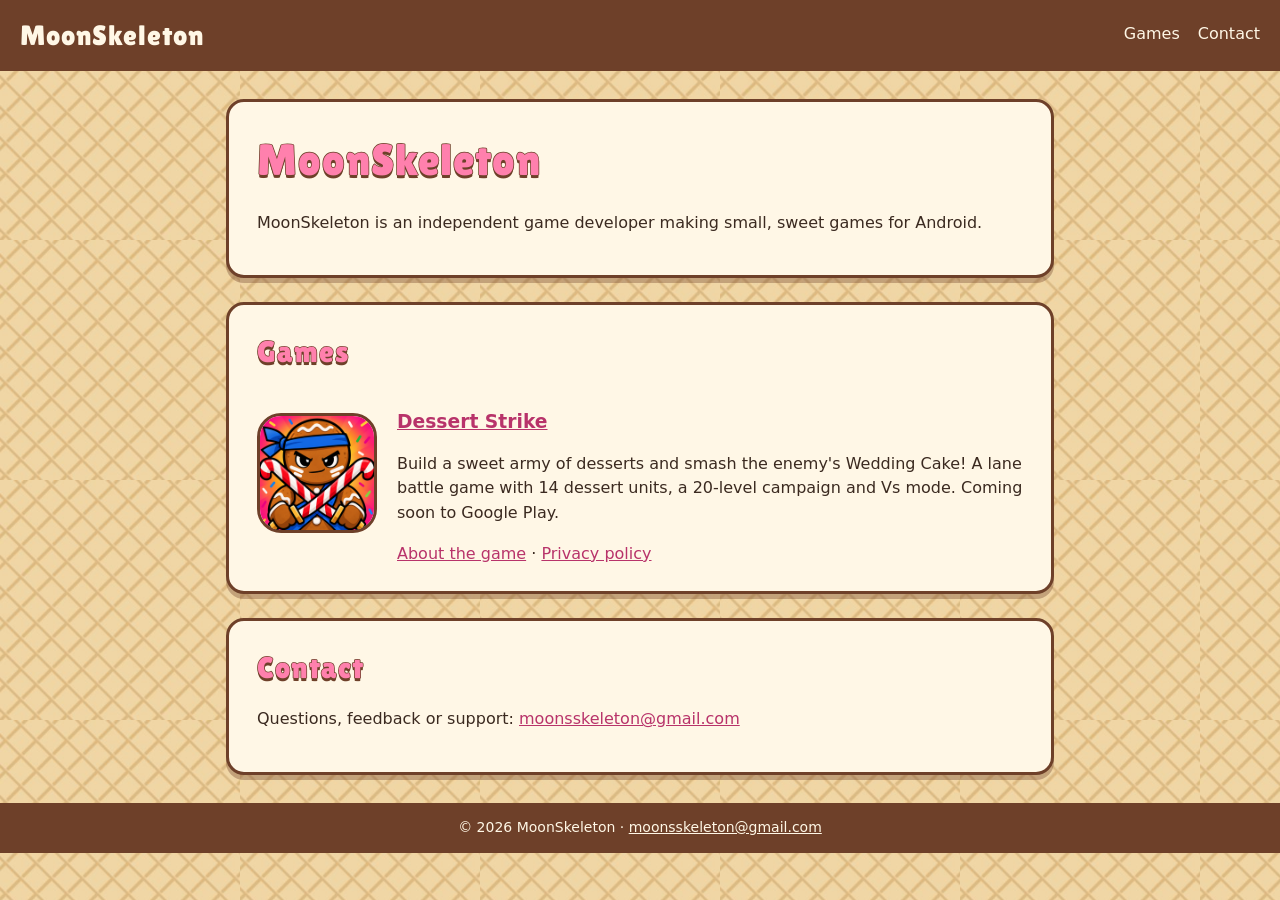
<file: index.html>
<!doctype html>
<html lang="en">
<head>
<meta charset="utf-8">
<meta name="viewport" content="width=device-width, initial-scale=1">
<title>MoonSkeleton Games</title>
<meta name="description" content="MoonSkeleton makes small, sweet games for Android.">
<link rel="stylesheet" href="assets/style.css">
<link rel="icon" href="assets/img/dessert-strike-icon.png">
</head>
<body>
<header><nav><a href="">Games</a><a href="#contact">Contact</a></nav><a class="brand" href="">MoonSkeleton</a></header>
<main>
<section class="card">
<h1>MoonSkeleton</h1>
<p>MoonSkeleton is an independent game developer making small, sweet games for Android.</p>
</section>
<section class="card">
<h2>Games</h2>
<div class="game">
<a href="dessert-strike/"><img src="assets/img/dessert-strike-icon.png" alt="Dessert Strike icon"></a>
<div>
<h3><a href="dessert-strike/">Dessert Strike</a></h3>
<p>Build a sweet army of desserts and smash the enemy's Wedding Cake! A lane battle game with 14 dessert units, a 20-level campaign and Vs mode. Coming soon to Google Play.</p>
<a href="dessert-strike/">About the game</a> &middot; <a href="dessert-strike/privacy/">Privacy policy</a>
</div>
</div>
</section>
<section class="card" id="contact">
<h2>Contact</h2>
<p>Questions, feedback or support: <a href="mailto:moonsskeleton@gmail.com">moonsskeleton@gmail.com</a></p>
</section>
</main>
<footer>&copy; 2026 MoonSkeleton &middot; <a href="mailto:moonsskeleton@gmail.com">moonsskeleton@gmail.com</a></footer>
</body>
</html>
</file>
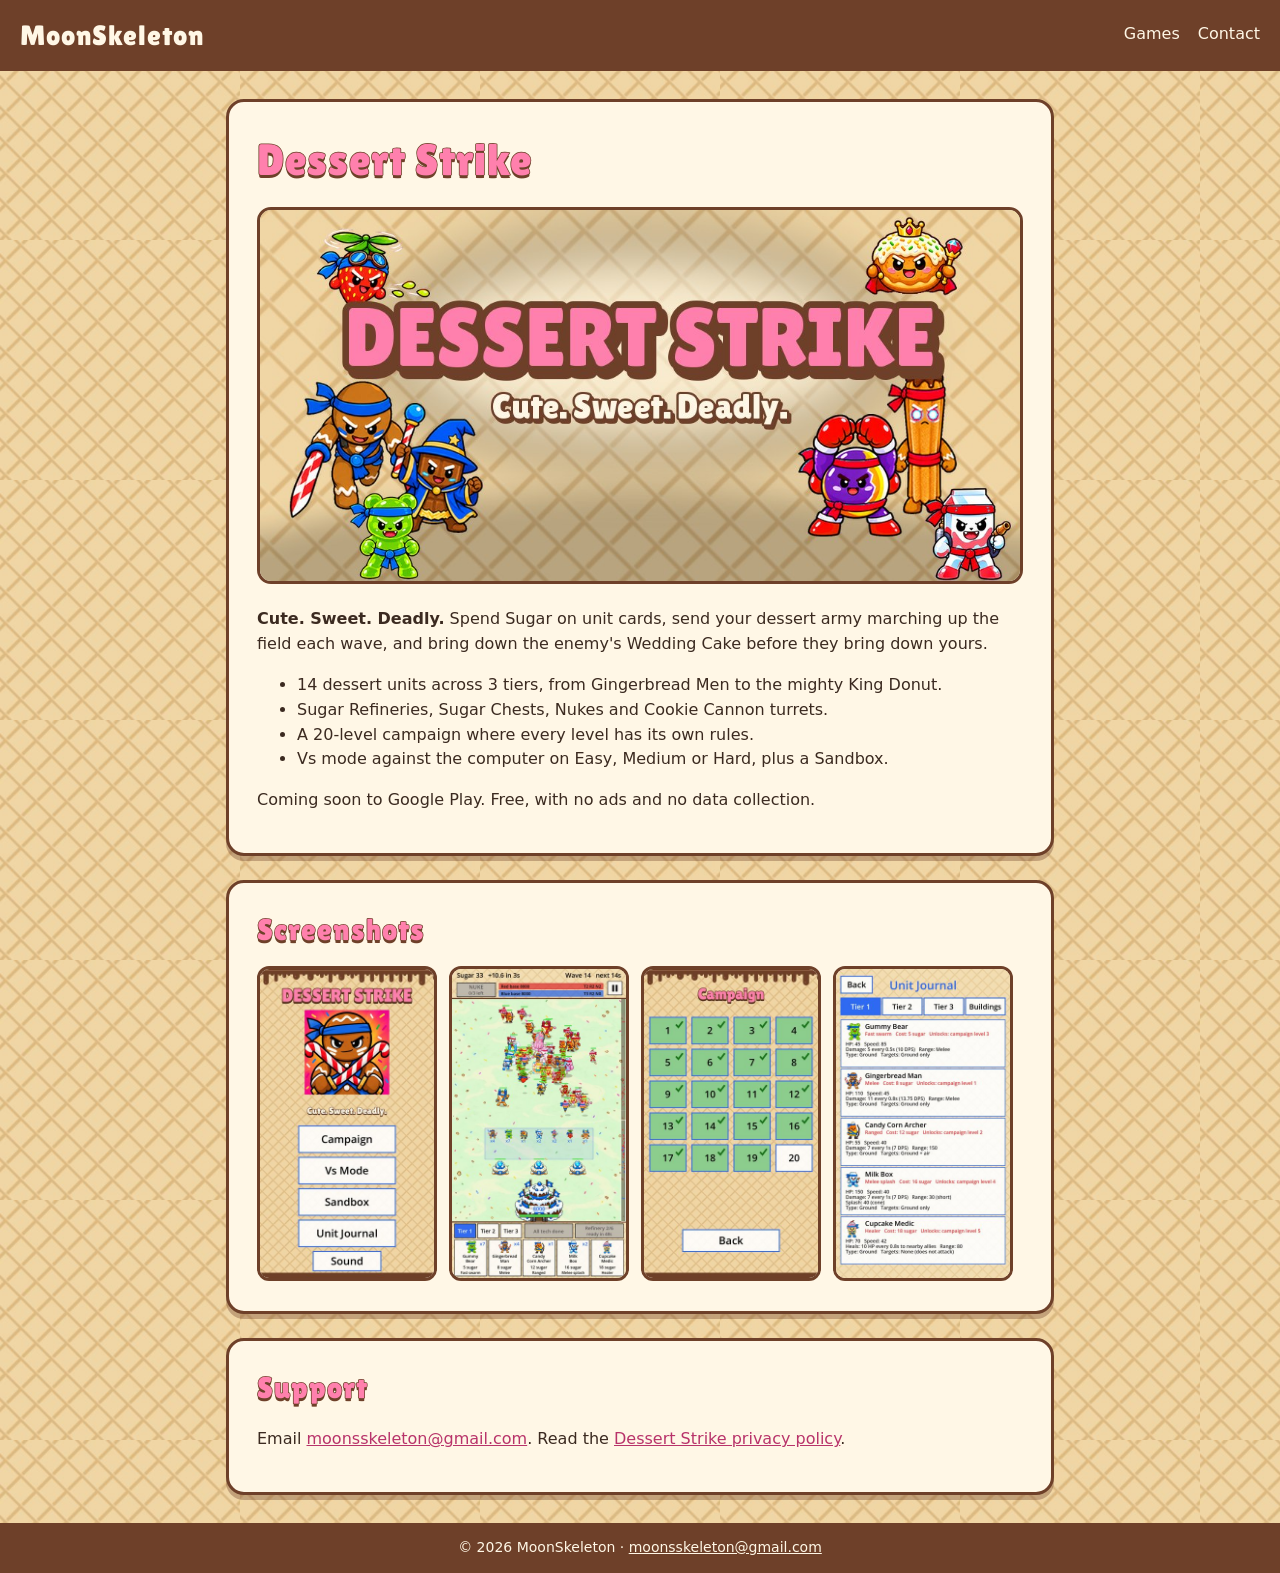
<file: dessert-strike/index.html>
<!doctype html>
<html lang="en">
<head>
<meta charset="utf-8">
<meta name="viewport" content="width=device-width, initial-scale=1">
<title>Dessert Strike - MoonSkeleton</title>
<meta name="description" content="Dessert Strike: build a sweet army of desserts and smash the enemy's Wedding Cake.">
<link rel="stylesheet" href="../assets/style.css">
<link rel="icon" href="../assets/img/dessert-strike-icon.png">
</head>
<body>
<header><nav><a href="../">Games</a><a href="../#contact">Contact</a></nav><a class="brand" href="../">MoonSkeleton</a></header>
<main>
<section class="card">
<h1>Dessert Strike</h1>
<img class="banner" src="../assets/img/dessert-strike-banner.jpg" alt="Dessert Strike banner">
<p><strong>Cute. Sweet. Deadly.</strong> Spend Sugar on unit cards, send your dessert army marching up the field each wave, and bring down the enemy's Wedding Cake before they bring down yours.</p>
<ul>
<li>14 dessert units across 3 tiers, from Gingerbread Men to the mighty King Donut.</li>
<li>Sugar Refineries, Sugar Chests, Nukes and Cookie Cannon turrets.</li>
<li>A 20-level campaign where every level has its own rules.</li>
<li>Vs mode against the computer on Easy, Medium or Hard, plus a Sandbox.</li>
</ul>
<p>Coming soon to Google Play. Free, with no ads and no data collection.</p>
</section>
<section class="card">
<h2>Screenshots</h2>
<div class="shots">
<img src="../assets/img/ds-menu.jpg" alt="Main menu">
<img src="../assets/img/ds-battle.jpg" alt="Battle">
<img src="../assets/img/ds-campaign.jpg" alt="Campaign levels">
<img src="../assets/img/ds-unit_journal.jpg" alt="Unit Journal">
</div>
</section>
<section class="card">
<h2>Support</h2>
<p>Email <a href="mailto:moonsskeleton@gmail.com">moonsskeleton@gmail.com</a>. Read the <a href="privacy/">Dessert Strike privacy policy</a>.</p>
</section>
</main>
<footer>&copy; 2026 MoonSkeleton &middot; <a href="mailto:moonsskeleton@gmail.com">moonsskeleton@gmail.com</a></footer>
</body>
</html>
</file>
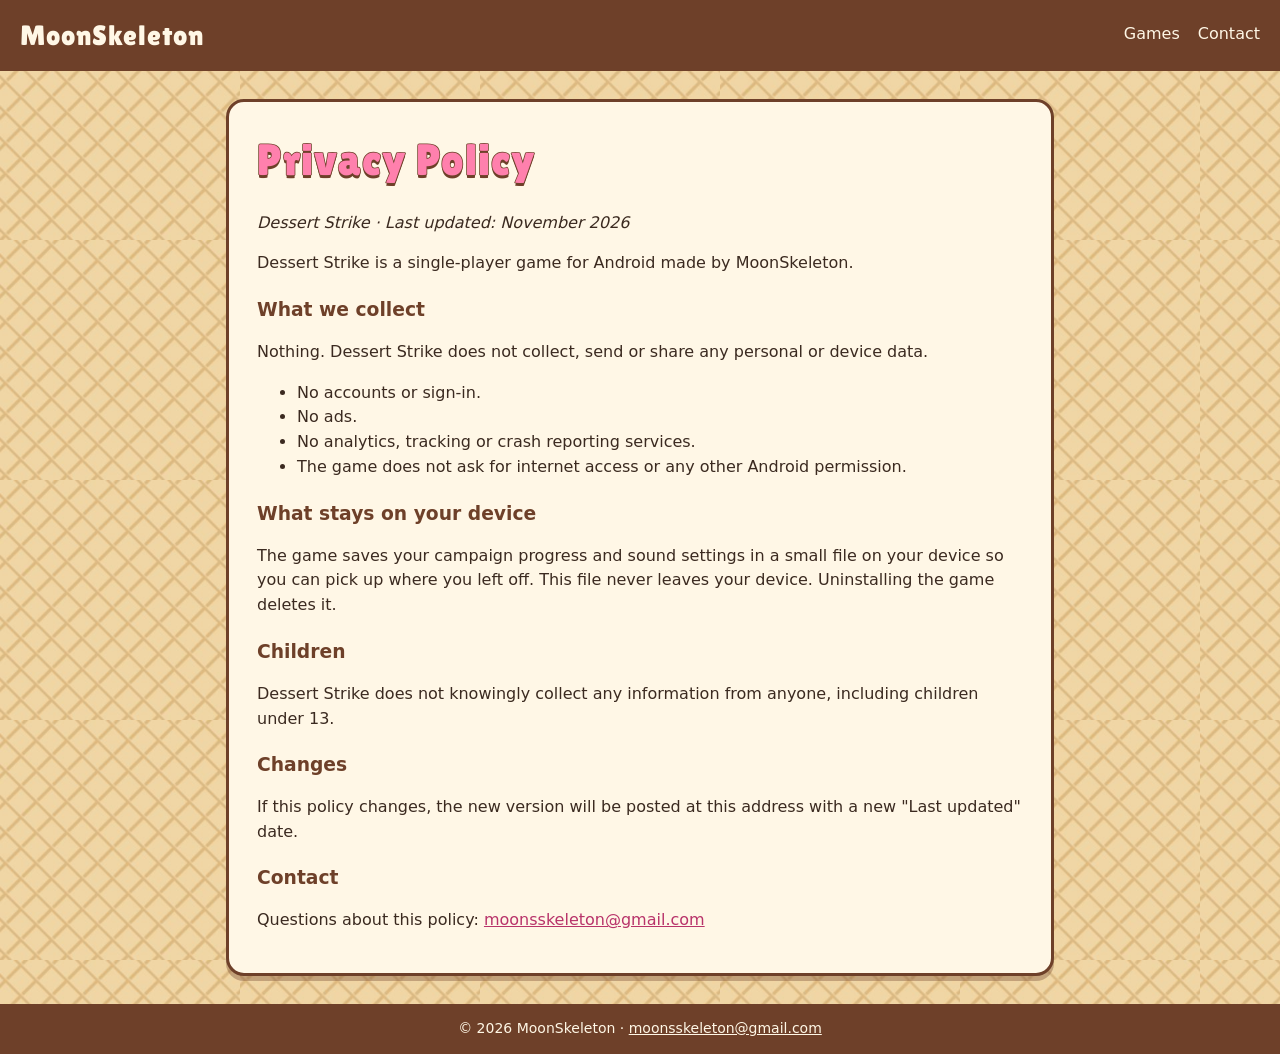
<file: dessert-strike/privacy/index.html>
<!doctype html>
<html lang="en">
<head>
<meta charset="utf-8">
<meta name="viewport" content="width=device-width, initial-scale=1">
<title>Dessert Strike Privacy Policy - MoonSkeleton</title>
<meta name="description" content="Privacy policy for the Dessert Strike Android game.">
<link rel="stylesheet" href="../../assets/style.css">
<link rel="icon" href="../../assets/img/dessert-strike-icon.png">
</head>
<body>
<header><nav><a href="../../">Games</a><a href="../../#contact">Contact</a></nav><a class="brand" href="../../">MoonSkeleton</a></header>
<main>
<section class="card">
<h1>Privacy Policy</h1>
<p><em>Dessert Strike &middot; Last updated: November 2026</em></p>
<p>Dessert Strike is a single-player game for Android made by MoonSkeleton.</p>
<h3>What we collect</h3>
<p>Nothing. Dessert Strike does not collect, send or share any personal or device data.</p>
<ul>
<li>No accounts or sign-in.</li>
<li>No ads.</li>
<li>No analytics, tracking or crash reporting services.</li>
<li>The game does not ask for internet access or any other Android permission.</li>
</ul>
<h3>What stays on your device</h3>
<p>The game saves your campaign progress and sound settings in a small file on your device so you can pick up where you left off. This file never leaves your device. Uninstalling the game deletes it.</p>
<h3>Children</h3>
<p>Dessert Strike does not knowingly collect any information from anyone, including children under 13.</p>
<h3>Changes</h3>
<p>If this policy changes, the new version will be posted at this address with a new "Last updated" date.</p>
<h3>Contact</h3>
<p>Questions about this policy: <a href="mailto:moonsskeleton@gmail.com">moonsskeleton@gmail.com</a></p>
</section>
</main>
<footer>&copy; 2026 MoonSkeleton &middot; <a href="mailto:moonsskeleton@gmail.com">moonsskeleton@gmail.com</a></footer>
</body>
</html>
</file>
<file: assets/style.css>
@font-face { font-family: "Lilita One"; src: url("fonts/LilitaOne-Regular.ttf") format("truetype"); font-display: swap; }
:root { --fudge: #6e4029; --strawberry: #ff80ad; --cream: #fff7e6; --ink: #3b2a20; }
* { box-sizing: border-box; }
body { margin: 0; font-family: system-ui, -apple-system, "Segoe UI", Roboto, sans-serif; color: var(--ink); line-height: 1.55;
  background: #f3dfb7 url("img/waffle.jpg") repeat; background-size: 240px; }
header { background: var(--fudge); color: var(--cream); padding: 14px 20px; }
header a { color: var(--cream); text-decoration: none; }
.brand { font-family: "Lilita One", sans-serif; font-size: 28px; letter-spacing: 1px; }
nav { float: right; margin-top: 8px; }
nav a { margin-left: 18px; }
main { max-width: 860px; margin: 28px auto; padding: 0 16px; }
.card { background: var(--cream); border: 3px solid var(--fudge); border-radius: 18px; padding: 24px 28px; margin-bottom: 24px; box-shadow: 0 5px 0 rgba(110,64,41,0.35); }
h1, h2 { font-family: "Lilita One", sans-serif; font-weight: normal; color: var(--strawberry);
  -webkit-text-stroke: 1.5px var(--fudge); paint-order: stroke fill; text-shadow: 0 3px 0 var(--fudge); letter-spacing: 1px; margin: 0 0 12px; }
h1 { font-size: 44px; } h2 { font-size: 30px; }
h3 { color: var(--fudge); margin-bottom: 4px; }
a { color: #b8336a; }
.game { display: flex; gap: 20px; align-items: center; }
.game img { width: 120px; height: 120px; border-radius: 24px; border: 3px solid var(--fudge); }
.banner { width: 100%; border-radius: 14px; border: 3px solid var(--fudge); }
.shots { display: flex; gap: 12px; overflow-x: auto; padding-bottom: 6px; }
.shots img { width: 180px; border-radius: 12px; border: 3px solid var(--fudge); }
.btn { display: inline-block; background: var(--strawberry); color: #fff; font-weight: bold; padding: 10px 18px; border-radius: 12px; border: 3px solid var(--fudge); text-decoration: none; }
footer { text-align: center; color: var(--cream); background: var(--fudge); padding: 14px; font-size: 14px; }
footer a { color: var(--cream); }
@media (max-width: 560px) { .game { flex-direction: column; text-align: center; } h1 { font-size: 34px; } nav { float: none; display: block; } nav a { margin: 0 14px 0 0; } }
</file>
